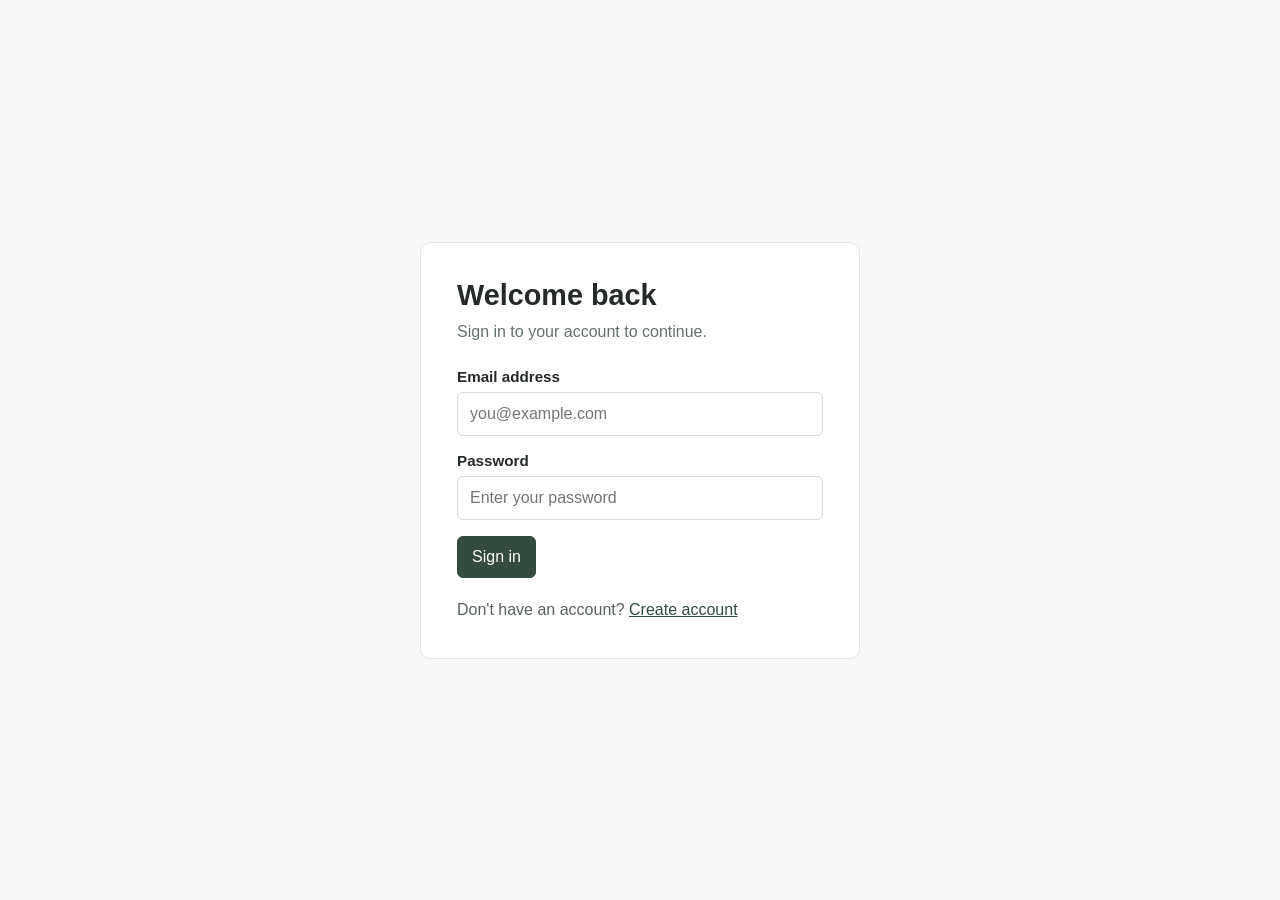
<file: index.html>
<!DOCTYPE html>
<html lang="en">
<head>
    <meta charset="UTF-8">
    <meta name="viewport" content="width=device-width, initial-scale=1.0">
    <title>Shop</title>
    <link rel="stylesheet" href="styles.css">
</head>
<body>
    <main class="projects-page">
        <header class="projects-header">
            <div><h1>Shop</h1><p id="welcome"></p></div>
            <nav class="projects-actions">
                <a class="projects-button projects-button-secondary" href="cart.html">Cart (<span id="cart-count">0</span>)</a>
                <a class="projects-button projects-button-secondary" href="wishlist.html">Wishlist (<span id="wishlist-count">0</span>)</a>
                <a class="projects-button projects-button-secondary" href="orders.html">My Orders</a>
                <button id="logout" class="projects-button" type="button" onclick="logout()">Logout</button>
            </nav>
        </header>

        <div class="projects-toolbar">
            <input id="search" class="shop-search" type="text" placeholder="Search products">
            <select id="category-filter" class="projects-filter shop-search">
                <option value="">All categories</option>
            </select>
        </div>
        <section id="products-container" class="card-grid" aria-label="Products"></section>
        <div id="cart-error" class="projects-error"></div>
    </main>

    <script src="main.js"></script>
    <script src="index.js"></script>
</body>
</html>
</file>
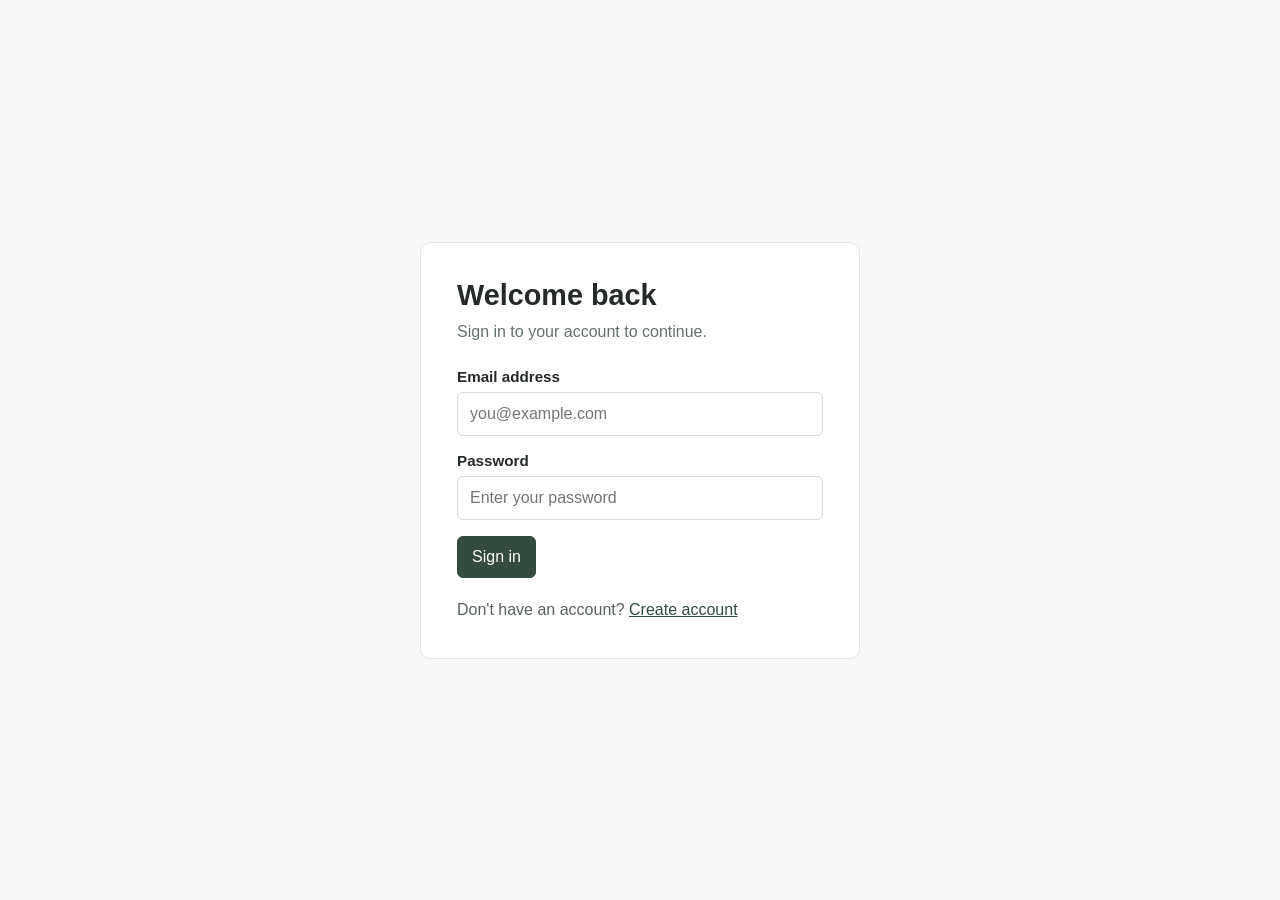
<file: cart.html>
<!DOCTYPE html>
<html lang="en">
<head>
    <meta charset="UTF-8">
    <meta name="viewport" content="width=device-width, initial-scale=1.0">
    <title>Your Cart</title>
    <link rel="stylesheet" href="styles.css">
</head>
<body>
    <main class="projects-page">
        <header class="projects-header">
            <div>
                <h1>Your Cart</h1>
                <p>Review your items before placing an order.</p>
            </div>
            <nav class="projects-actions">
                <a class="projects-button projects-button-secondary" href="index.html">Keep Shopping</a>
                <a class="projects-button projects-button-secondary" href="wishlist.html">Wishlist</a>
                <a class="projects-button projects-button-secondary" href="orders.html">My Orders</a>
                <button id="logout" class="projects-button" type="button">Logout</button>
            </nav>
        </header>
        <p id="cart-error" class="error-text" role="status" aria-live="polite"></p>
        <div id="cart-container"></div>
        <p id="order-message" class="form-message" role="status" aria-live="polite" hidden></p>
    </main>
    <script src="main.js"></script>
    <script src="cart.js"></script>
</body>
</html>
</file>
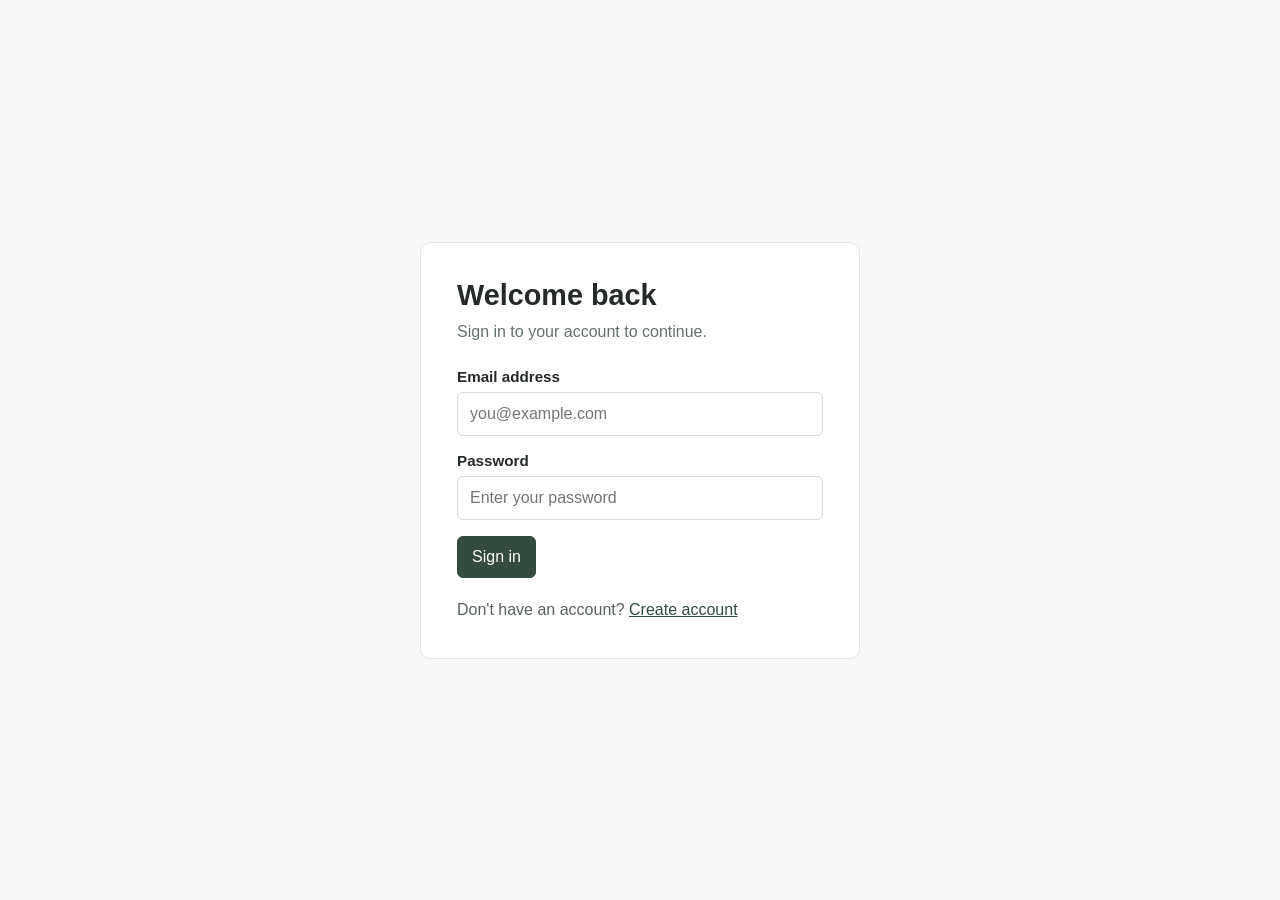
<file: login.html>
<!DOCTYPE html>
<html lang="en">
<head>
    <meta charset="UTF-8">
    <meta name="viewport" content="width=device-width, initial-scale=1.0">
    <title>Sign in</title>
    <link rel="stylesheet" href="styles.css">
</head>
<body>
    <main class="auth-page">
        <section class="auth-card">
            <h1>Welcome back</h1>
            <p class="intro">Sign in to your account to continue.</p>

            <form id="login-form">
                <div class="field">
                    <label for="email">Email address</label>
                    <input id="email" name="email" type="email" placeholder="you@example.com" autocomplete="email" required>
                </div>
                <div class="field">
                    <label for="password">Password</label>
                    <input id="password" name="password" type="password" placeholder="Enter your password" autocomplete="current-password" required>
                </div>
                <p class="form-message" id="form-message" role="alert" aria-live="polite" hidden></p>
                <button class="submit-button" type="submit">Sign in</button>
            </form>

            <p class="signup">Don't have an account? <a href="signup.html">Create account</a></p>
        </section>
    </main>
    <script src="main.js"></script>
    <script src="login.js"></script>
</body>
</html>
</file>
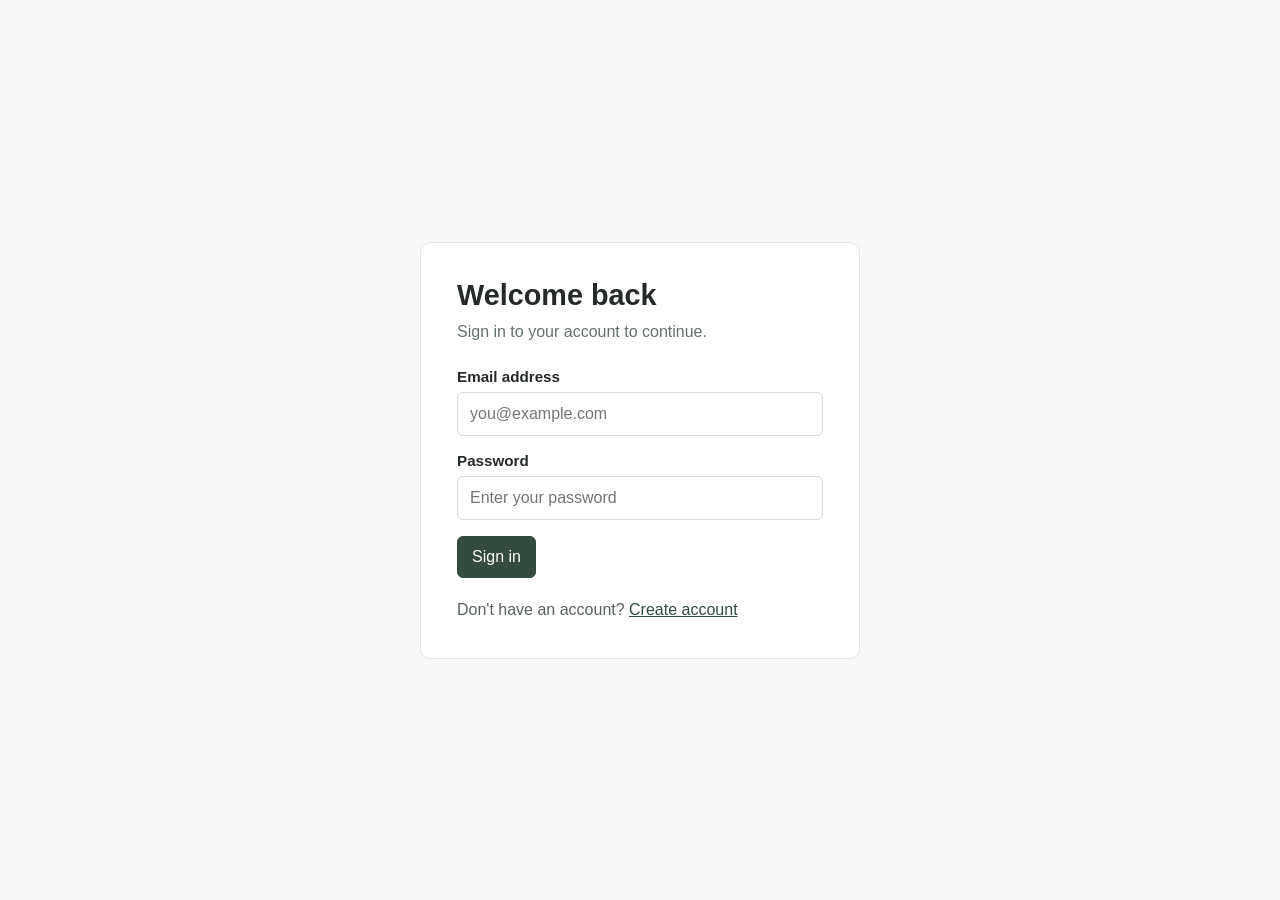
<file: orders.html>
<!DOCTYPE html>
<html lang="en">
<head>
    <meta charset="UTF-8">
    <meta name="viewport" content="width=device-width, initial-scale=1.0">
    <title>My Orders</title>
    <link rel="stylesheet" href="styles.css">
</head>
<body>
    <main class="projects-page">
        <header class="projects-header">
            <div>
                <h1>My Orders</h1>
                <p>Track the status of your orders.</p>
            </div>
            <nav class="projects-actions">
                <a class="projects-button projects-button-secondary" href="index.html">Shop</a>
                <a class="projects-button projects-button-secondary" href="cart.html">Cart</a>
                <button id="logout" class="projects-button" type="button">Logout</button>
            </nav>
        </header>
        <div id="orders-list"></div>
    </main>
    <script src="main.js"></script>
    <script src="paypal.js"></script>
    <script src="orders.js"></script>
</body>
</html>
</file>
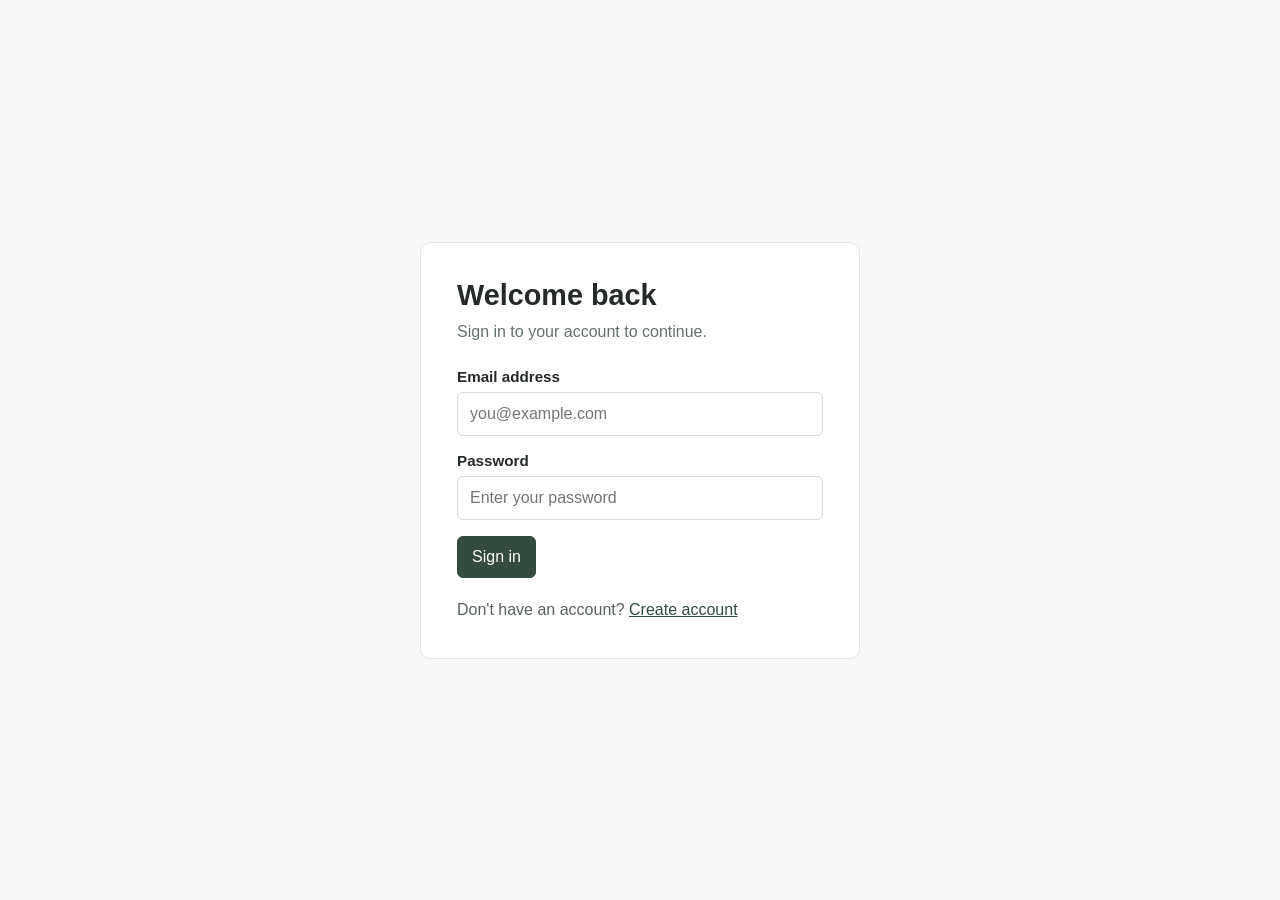
<file: product.html>
<!DOCTYPE html>
<html lang="en">
<head>
    <meta charset="UTF-8">
    <meta name="viewport" content="width=device-width, initial-scale=1.0">
    <title>Product details</title>
    <link rel="stylesheet" href="styles.css">
</head>
<body>
    <main class="projects-page">
        <header class="projects-header">
            <div>
                <h1>Product details</h1>
                <p>More about this product and what customers think.</p>
            </div>
            <nav class="projects-actions">
                <a class="projects-button projects-button-secondary" href="index.html">Shop</a>
                <a class="projects-button projects-button-secondary" href="cart.html">Cart (<span id="cart-count">0</span>)</a>
                <a class="projects-button projects-button-secondary" href="wishlist.html">Wishlist</a>
                <button id="logout" class="projects-button" type="button">Logout</button>
            </nav>
        </header>
        <p id="product-message" class="form-message" role="status" aria-live="polite" hidden></p>
        <section id="product-details"></section>
        <section id="reviews-section" class="reviews-page-section"></section>
    </main>
    <script src="main.js"></script>
    <script src="product-details.js"></script>
</body>
</html>
</file>
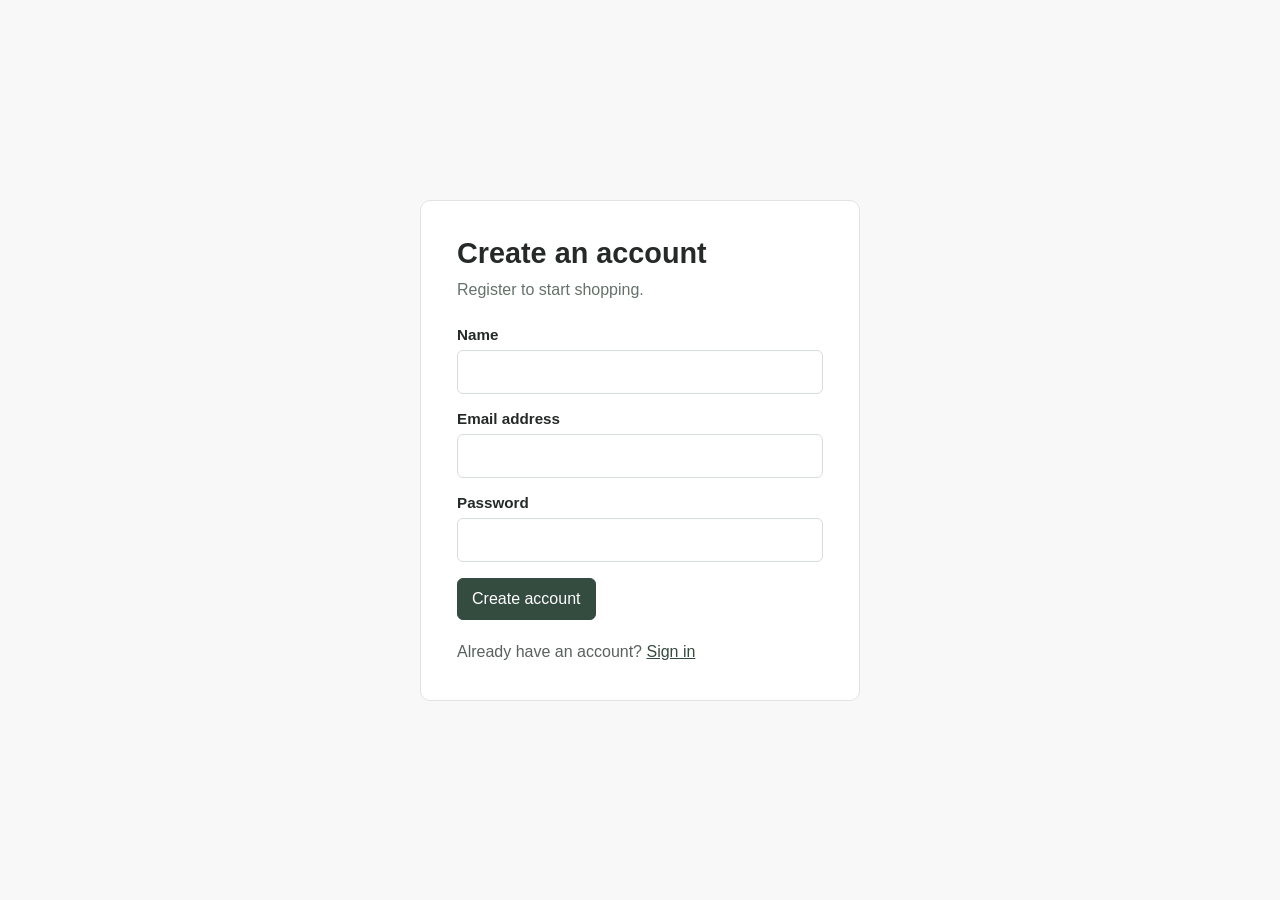
<file: signup.html>
<!DOCTYPE html>
<html lang="en">
<head>
    <meta charset="UTF-8">
    <meta name="viewport" content="width=device-width, initial-scale=1.0">
    <title>Create account</title>
    <link rel="stylesheet" href="styles.css">
</head>
<body>
    <main class="auth-page">
        <section class="auth-card">
            <h1>Create an account</h1>
            <p class="auth-description">Register to start shopping.</p>

            <form id="signup-form">
                <div class="field">
                    <label for="name">Name</label>
                    <input id="name" name="name" type="text" autocomplete="name" required>
                </div>
                <div class="field">
                    <label for="email">Email address</label>
                    <input id="email" name="email" type="email" autocomplete="email" required>
                </div>
                <div class="field">
                    <label for="password">Password</label>
                    <input id="password" name="password" type="password" autocomplete="new-password" minlength="8" required>
                </div>
                <p class="form-message" id="form-message" role="alert" aria-live="polite" hidden></p>
                <button class="submit-button" type="submit">Create account</button>
            </form>

            <p class="signup">Already have an account? <a href="login.html">Sign in</a></p>
        </section>
    </main>
    <script src="main.js"></script>
    <script src="signup.js"></script>
</body>
</html>
</file>
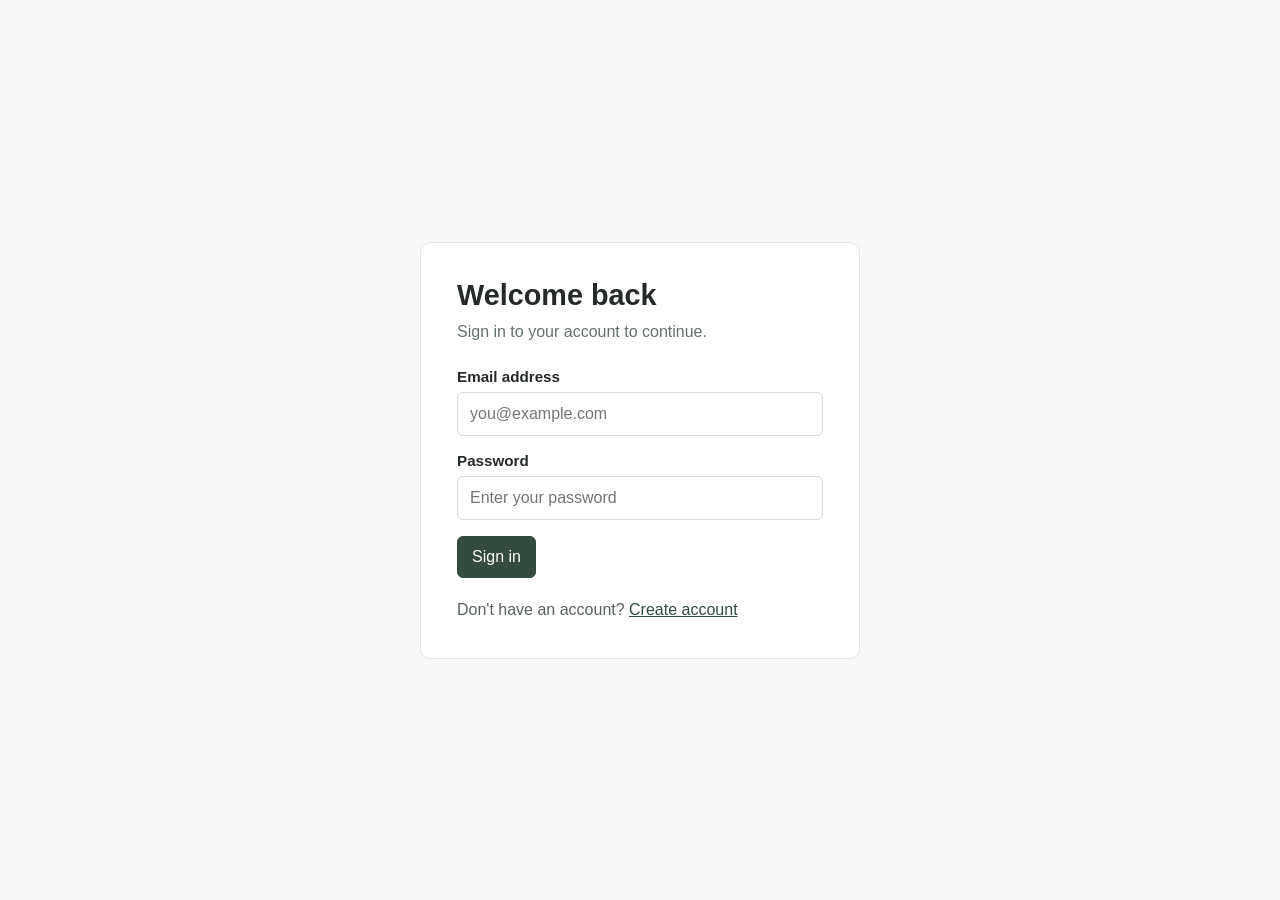
<file: wishlist.html>
<!DOCTYPE html>
<html lang="en">
<head>
    <meta charset="UTF-8">
    <meta name="viewport" content="width=device-width, initial-scale=1.0">
    <title>My Wishlist</title>
    <link rel="stylesheet" href="styles.css">
</head>
<body>
    <main class="projects-page">
        <header class="projects-header">
            <div>
                <h1>My Wishlist</h1>
                <p>Products you have saved for later.</p>
            </div>
            <nav class="projects-actions">
                <a class="projects-button projects-button-secondary" href="index.html">Shop</a>
                <a class="projects-button projects-button-secondary" href="cart.html">Cart</a>
                <button id="logout" class="projects-button" type="button">Logout</button>
            </nav>
        </header>
        <p id="wishlist-message" class="form-message" role="status" aria-live="polite" hidden></p>
        <div id="wishlist-list"></div>
    </main>
    <script src="main.js"></script>
    <script src="wishlist.js"></script>
</body>
</html>
</file>
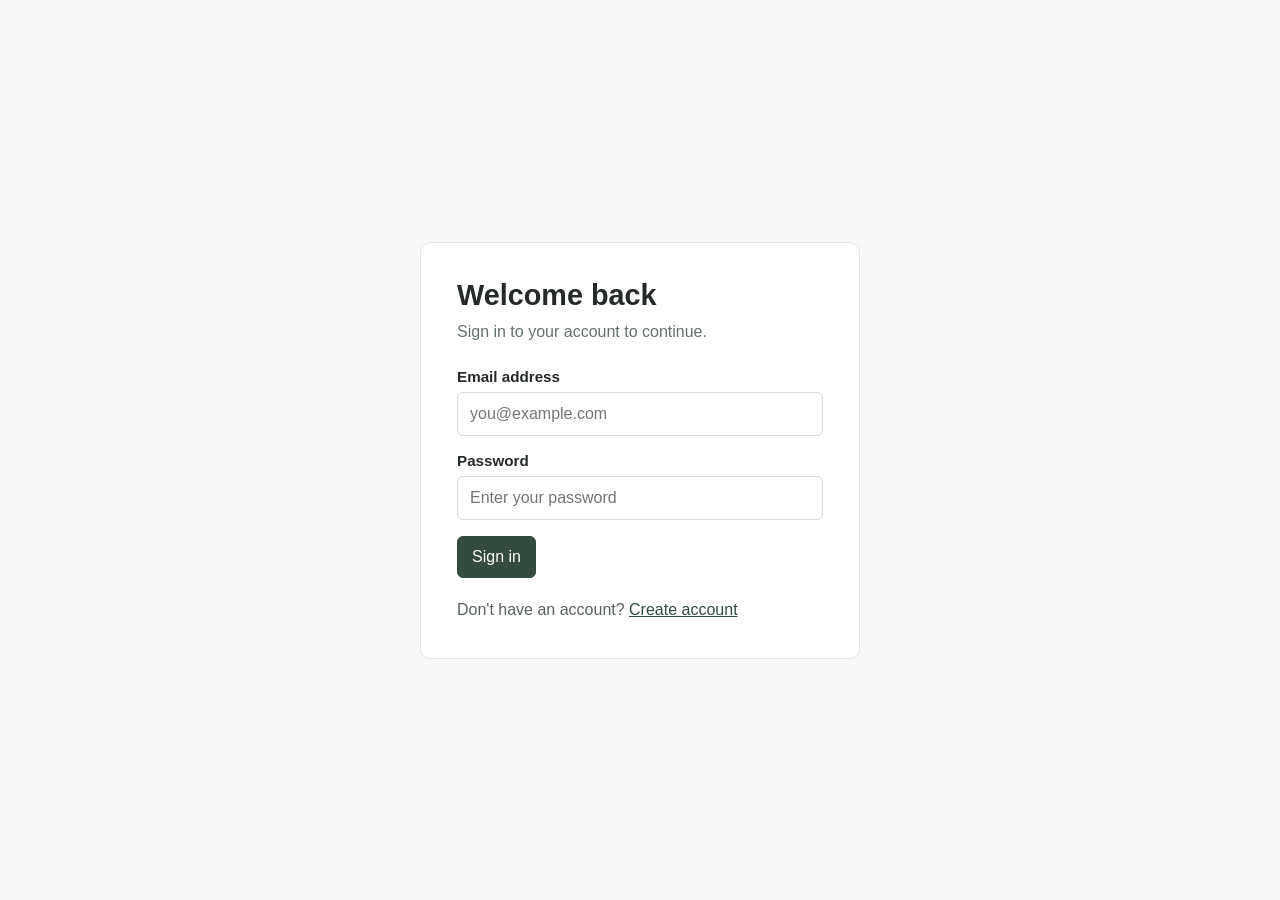
<file: admin/categories.html>
<!DOCTYPE html>
<html lang="en">
<head>
    <meta charset="UTF-8">
    <meta name="viewport" content="width=device-width, initial-scale=1.0">
    <title>Manage Categories</title>
    <link rel="stylesheet" href="../styles.css">
</head>
<body>
    <main class="projects-page">
        <header class="projects-header">
            <div>
                <h1>Categories</h1>
                <p>Add and edit the categories used by products.</p>
            </div>
            <nav class="projects-actions">
                <a class="projects-button projects-button-secondary" href="products.html">Products</a>
                <a class="projects-button projects-button-secondary" href="users.html">Users</a>
                <a class="projects-button projects-button-secondary" href="orders.html">Orders</a>
                <button id="logout" class="projects-button" type="button">Logout</button>
            </nav>
        </header>

        <form id="category-form">
            <input id="category-id" type="hidden">
            <div class="field">
                <label for="category-name">Category name</label>
                <input id="category-name" name="categoryName" type="text" maxlength="50" required>
            </div>
            <p id="category-message" class="form-message" role="alert" aria-live="polite" hidden></p>
            <button id="category-submit" class="submit-button" type="submit">Add category</button>
            <button id="cancel-edit" class="projects-button projects-button-secondary" type="button" hidden>Cancel edit</button>
        </form>

        <h2>Existing categories</h2>
        <div id="categories-list"></div>
    </main>
    <script src="../main.js"></script>
    <script src="category-service.js"></script>
    <script src="categories.js"></script>
</body>
</html>
</file>
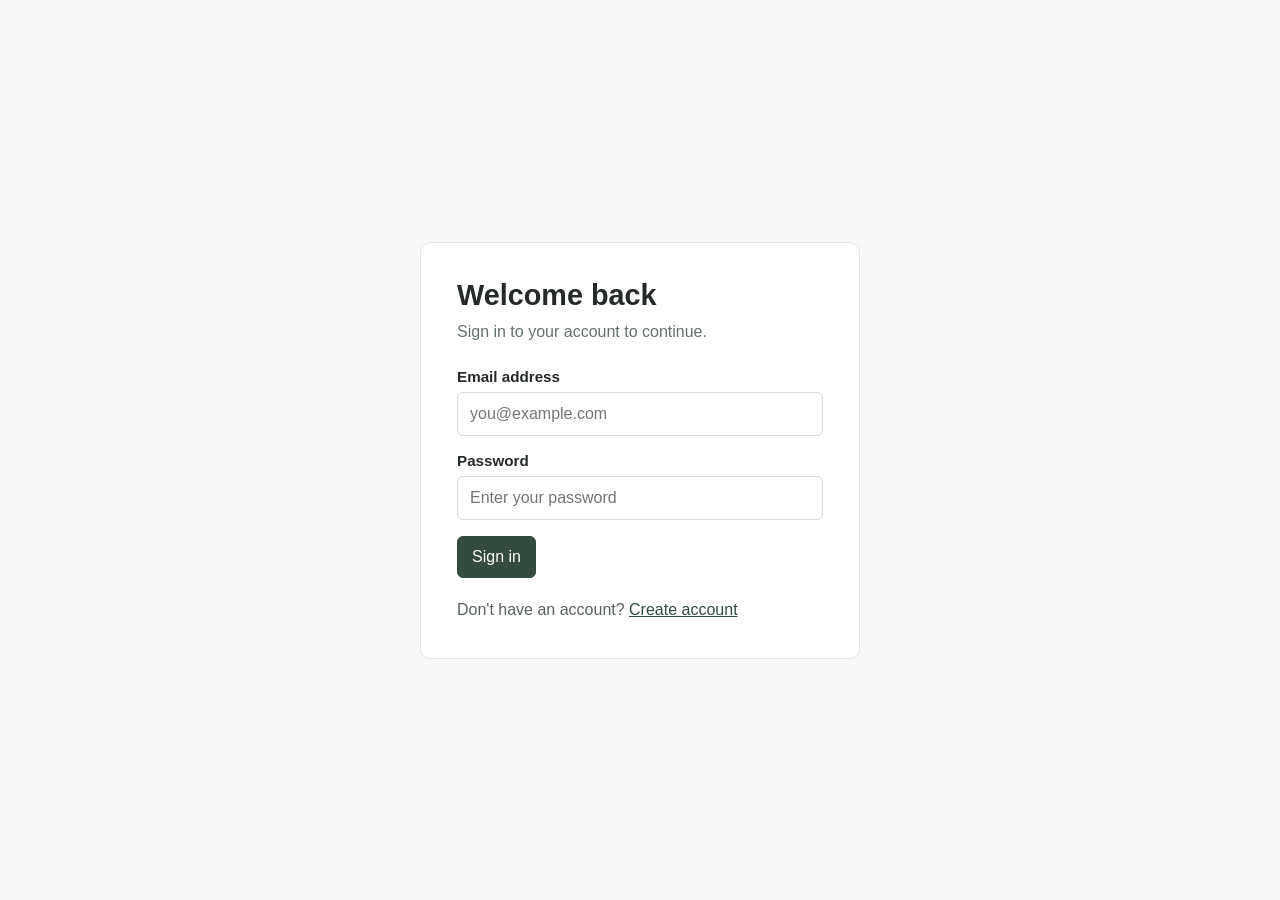
<file: admin/orders.html>
<!DOCTYPE html>
<html lang="en">
<head>
    <meta charset="UTF-8">
    <meta name="viewport" content="width=device-width, initial-scale=1.0">
    <title>Manage Orders</title>
    <link rel="stylesheet" href="../styles.css">
</head>
<body>
    <main class="projects-page">
        <header class="projects-header">
            <div>
                <h1>Orders</h1>
                <p>Review customer orders and confirm or reject pending orders.</p>
            </div>
            <nav class="projects-actions">
                <a class="projects-button projects-button-secondary" href="products.html">Products</a>
                <a class="projects-button projects-button-secondary" href="categories.html">Categories</a>
                <a class="projects-button projects-button-secondary" href="users.html">Users</a>
                <button id="logout" class="projects-button" type="button">Logout</button>
            </nav>
        </header>
        <div id="orders-list"></div>
    </main>
    <script src="../main.js"></script>
    <script src="orders.js"></script>
</body>
</html>
</file>
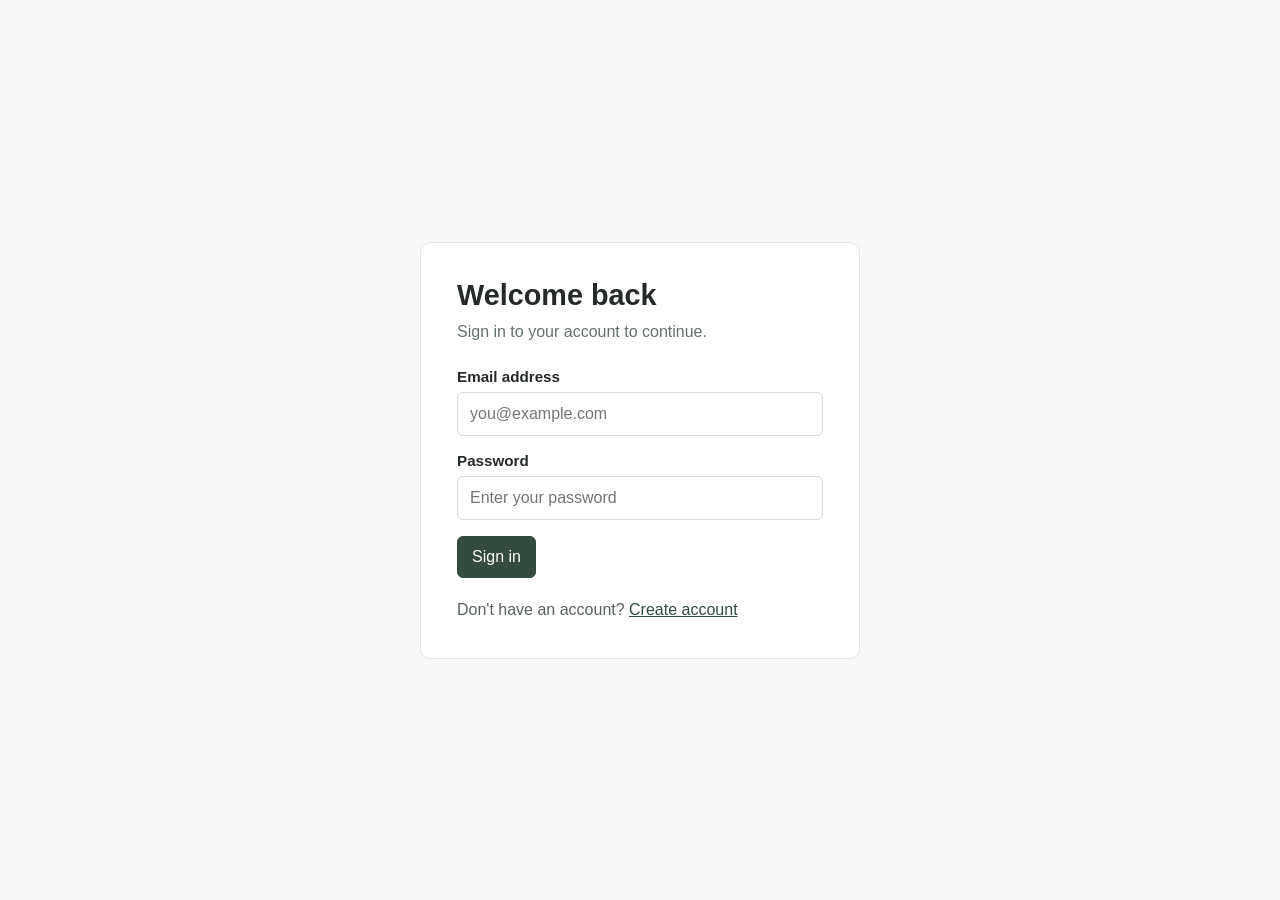
<file: admin/products.html>
<!DOCTYPE html>
<html lang="en">
<head>
    <meta charset="UTF-8">
    <meta name="viewport" content="width=device-width, initial-scale=1.0">
    <title>Manage Products</title>
    <link rel="stylesheet" href="../styles.css">
</head>
<body>
    <main class="projects-page">
        <header class="projects-header">
            <div>
                <h1>Products</h1>
                <p>Add, update, and remove store products.</p>
            </div>
            <nav class="projects-actions">
                <a class="projects-button projects-button-secondary" href="categories.html">Categories</a>
                <a class="projects-button projects-button-secondary" href="users.html">Users</a>
                <a class="projects-button projects-button-secondary" href="orders.html">Orders</a>
                <button id="logout" class="projects-button" type="button">Logout</button>
            </nav>
        </header>

        <form id="product-form" class="admin-form">
            <input id="product-id" type="hidden">
            <h2 id="product-form-title">Add product</h2>
            <div class="admin-form-grid">
                <div class="field">
                    <label for="product-name">Name</label>
                    <input id="product-name" name="name" maxlength="100" required>
                </div>
                <div class="field">
                    <label for="product-category">Category</label>
                    <select id="product-category" name="categoryId" required></select>
                </div>
                <div class="field admin-form-wide">
                    <label for="product-image">Product image</label>
                    <input id="product-image" type="file" accept="image/png,image/jpeg,image/webp,image/gif">
                    <small>PNG, JPEG, WebP, or GIF. Maximum 1 MB. The image is saved in your browser.</small>
                    <img id="product-image-preview" class="admin-product-image-preview" alt="Product image preview" hidden>
                </div>
                <div class="field">
                    <label for="product-price">Price</label>
                    <input id="product-price" name="price" type="number" min="0.01" step="0.01" required>
                </div>
                <div class="field">
                    <label for="product-stock">Available stock</label>
                    <input id="product-stock" name="stockQuantity" type="number" min="0" step="1" required>
                </div>
                <div class="field admin-form-wide">
                    <label for="product-description">Description</label>
                    <textarea id="product-description" name="description" rows="3" maxlength="500" required></textarea>
                </div>
            </div>
            <p id="product-message" class="form-message" role="alert" aria-live="polite" hidden></p>
            <button id="product-submit" class="submit-button" type="submit">Add product</button>
            <button id="product-cancel" class="projects-button projects-button-secondary" type="button" hidden>Cancel edit</button>
        </form>

        <h2>Store products</h2>
        <div id="products-list"></div>
    </main>
    <script src="../main.js"></script>
    <script src="product-service.js"></script>
    <script src="products.js"></script>
</body>
</html>
</file>
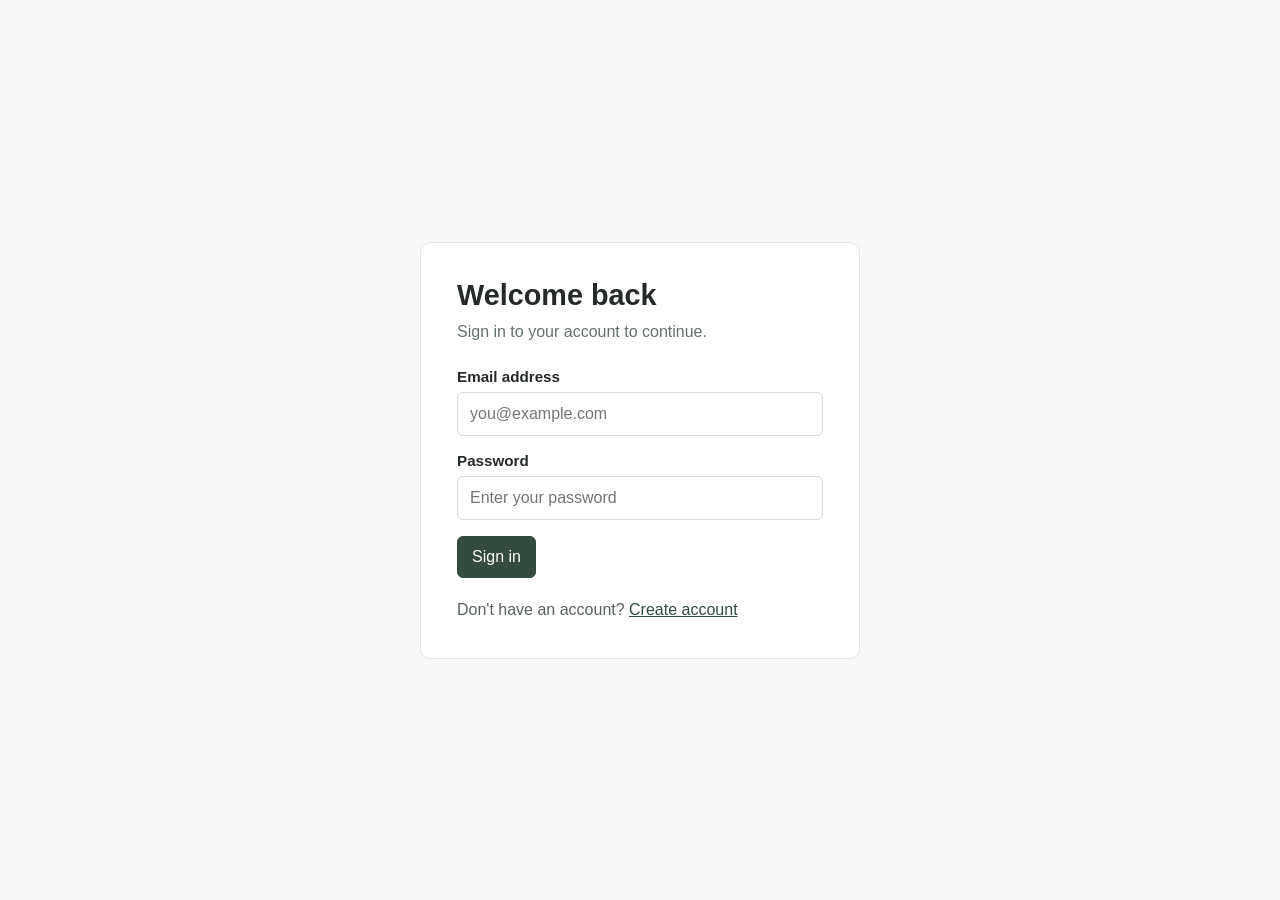
<file: admin/users.html>
<!DOCTYPE html>
<html lang="en">
<head>
    <meta charset="UTF-8">
    <meta name="viewport" content="width=device-width, initial-scale=1.0">
    <title>Manage Users</title>
    <link rel="stylesheet" href="../styles.css">
</head>
<body>
    <main class="projects-page">
        <header class="projects-header">
            <div>
                <h1>Users</h1>
                <p>Create and manage customer and admin accounts.</p>
            </div>
            <nav class="projects-actions">
                <a class="projects-button projects-button-secondary" href="products.html">Products</a>
                <a class="projects-button projects-button-secondary" href="categories.html">Categories</a>
                <a class="projects-button projects-button-secondary" href="orders.html">Orders</a>
                <button id="logout" class="projects-button" type="button">Logout</button>
            </nav>
        </header>

        <form id="user-form" class="admin-form">
            <input id="user-email-original" type="hidden">
            <h2 id="user-form-title">Add user</h2>
            <div class="admin-form-grid">
                <div class="field">
                    <label for="user-name">Name</label>
                    <input id="user-name" name="name" maxlength="100" required>
                </div>
                <div class="field">
                    <label for="user-email">Email</label>
                    <input id="user-email" name="email" type="email" required>
                </div>
                <div class="field">
                    <label for="user-password">Password</label>
                    <input id="user-password" name="password" type="password" minlength="8" required>
                </div>
                <div class="field">
                    <label for="user-role">Account type</label>
                    <select id="user-role" name="role" required>
                        <option value="user">Customer</option>
                        <option value="admin">Admin</option>
                    </select>
                </div>
            </div>
            <p id="user-message" class="form-message" role="alert" aria-live="polite" hidden></p>
            <button id="user-submit" class="submit-button" type="submit">Add user</button>
            <button id="user-cancel" class="projects-button projects-button-secondary" type="button" hidden>Cancel edit</button>
        </form>

        <h2>Accounts</h2>
        <div id="users-list"></div>
    </main>
    <script src="../main.js"></script>
    <script src="users-service.js"></script>
    <script src="users.js"></script>
</body>
</html>
</file>
<file: styles.css>
* {
    box-sizing: border-box;
}

:root {
    color-scheme: light;
    font-family: Arial, sans-serif;
    color: #252a28;
    background: #f7f8f7;
    font-synthesis: none;
}

body {
    min-height: 100vh;
    margin: 0;
    background: #f7f8f7;
    color: #252a28;
}

button,
input,
select,
textarea {
    font: inherit;
}

[hidden] {
    display: none !important;
}

a {
    color: #344b40;
}

a:focus-visible,
button:focus-visible,
input:focus-visible,
select:focus-visible {
    outline: 3px solid #9ab9a6;
    outline-offset: 2px;
}

.projects-page {
    width: min(100% - 32px, 1120px);
    margin: 40px auto;
}

.projects-header {
    display: flex;
    align-items: center;
    justify-content: space-between;
    gap: 20px;
    margin-bottom: 28px;
}

.projects-header h1 {
    margin: 0;
    font-size: clamp(1.6rem, 4vw, 2rem);
}

.projects-header p {
    margin: 8px 0 0;
    color: #65716b;
    line-height: 1.5;
}

.projects-actions {
    display: flex;
    flex-wrap: wrap;
    align-items: center;
    gap: 10px;
}

.projects-button,
.submit-button,
.projects-actions a {
    display: inline-flex;
    min-height: 42px;
    align-items: center;
    justify-content: center;
    border: 1px solid #344b40;
    border-radius: 6px;
    padding: 9px 14px;
    background: #344b40;
    color: #fff;
    font: inherit;
    line-height: 1.2;
    text-decoration: none;
    cursor: pointer;
}

.projects-button:hover,
.submit-button:hover,
.projects-actions a:hover {
    background: #26392f;
}

.projects-button-secondary,
.projects-actions a.projects-button-secondary {
    border-color: #d7ded9;
    background: #fff;
    color: #344b40;
}

.projects-button-secondary:hover,
.projects-actions a.projects-button-secondary:hover {
    background: #eef2ef;
}

button:disabled {
    opacity: 0.55;
    cursor: not-allowed;
}

.projects-toolbar {
    display: grid;
    grid-template-columns: minmax(0, 2fr) minmax(180px, 1fr);
    gap: 12px;
    margin-bottom: 24px;
}

.shop-search,
.projects-filter,
.field input {
    width: 100%;
    min-height: 44px;
    border: 1px solid #d7ded9;
    border-radius: 6px;
    padding: 10px 12px;
    background: #fff;
    color: #252a28;
}

.card-grid {
    display: grid;
    grid-template-columns: repeat(auto-fill, minmax(min(100%, 250px), 1fr));
    align-items: stretch;
    gap: 20px;
}

.product-card {
    display: flex;
    min-width: 0;
    flex-direction: column;
    overflow: hidden;
    border: 1px solid #e0e5e1;
    border-radius: 10px;
    background: #fff;
}

.product-card__image {
    display: block;
    width: 100%;
    aspect-ratio: 4 / 3;
    object-fit: cover;
    background: #e9f2f0;
}

.product-card__content {
    display: flex;
    flex: 1;
    flex-direction: column;
    padding: 18px;
}

.product-card__category {
    margin: 0 0 8px;
    color: #65716b;
    font-size: 0.8rem;
    font-weight: 700;
    letter-spacing: 0.06em;
    text-transform: uppercase;
}

.product-card h2 {
    margin: 0;
    font-size: 1.2rem;
    line-height: 1.35;
}

.product-card h2 a {
    color: inherit;
    text-decoration: none;
}

.product-card h2 a:hover {
    text-decoration: underline;
}

.product-card__description {
    flex: 1;
    margin: 10px 0;
    color: #59615d;
    line-height: 1.5;
}

.product-card__stock {
    margin: 0 0 16px;
    color: #65716b;
    font-size: 0.9rem;
}

.product-card__footer {
    display: flex;
    align-items: stretch;
    flex-direction: column;
    gap: 10px;
    margin-top: auto;
}

.product-card__actions {
    display: grid;
    grid-template-columns: repeat(2, minmax(0, 1fr));
    gap: 8px;
}

.product-card__reviews-link {
    margin-top: 12px;
    color: #65716b;
    font-size: 0.9rem;
    text-decoration: none;
}

.product-card__reviews-link:hover {
    color: #344b40;
    text-decoration: underline;
}

.product-card__price {
    margin: 0;
    font-size: 1.1rem;
    font-weight: 700;
    white-space: nowrap;
}

.product-card button {
    width: 100%;
    min-width: 0;
    min-height: 42px;
    border: 0;
    border-radius: 6px;
    padding: 8px 5px;
    background: #344b40;
    color: #fff;
    font: inherit;
    font-size: 0.85rem;
    cursor: pointer;
}

.product-card button:hover {
    background: #26392f;
}

.product-card button.projects-button-secondary {
    border: 1px solid #d7ded9;
    background: #fff;
    color: #344b40;
}

.product-card button.projects-button-secondary:hover {
    background: #eef2ef;
}

.product-card button:focus-visible {
    outline: 3px solid #9ab9a6;
    outline-offset: 3px;
}

.projects-empty,
.projects-error,
.error-text {
    color: #8a332c;
}

.projects-empty {
    grid-column: 1 / -1;
    border: 1px dashed #cbd4ce;
    border-radius: 8px;
    padding: 28px;
    color: #65716b;
    text-align: center;
}

.product-detail {
    display: grid;
    grid-template-columns: minmax(0, 1fr) minmax(0, 1fr);
    overflow: hidden;
    border: 1px solid #e0e5e1;
    border-radius: 10px;
    background: #fff;
}

.product-detail > img {
    display: block;
    width: 100%;
    height: 100%;
    min-height: 320px;
    object-fit: cover;
    background: #e9f2f0;
}

.product-detail__content {
    display: flex;
    flex-direction: column;
    align-items: flex-start;
    padding: clamp(22px, 4vw, 40px);
}

.product-detail__content h2 {
    margin: 0;
    font-size: clamp(1.5rem, 4vw, 2rem);
}

.product-detail__rating {
    margin: 10px 0;
    color: #65716b;
}

.product-detail__description {
    margin: 14px 0;
    color: #59615d;
    line-height: 1.6;
}

.product-detail__price {
    margin: auto 0 8px;
    font-size: 1.3rem;
    font-weight: 700;
}

.product-detail__actions {
    display: flex;
    flex-wrap: wrap;
    gap: 10px;
    margin-top: 12px;
}

.product-detail__actions .projects-button {
    min-width: 150px;
}

.reviews-page-section {
    max-width: 760px;
    margin: 40px auto 0;
}

.reviews-page-section > h2 {
    margin: 0 0 16px;
    font-size: 1.4rem;
}

.reviews-empty {
    color: #65716b;
}

.reviews-list {
    display: grid;
    gap: 10px;
}

.review-card,
.review-form {
    border: 1px solid #e0e5e1;
    border-radius: 8px;
    padding: 16px;
    background: #fff;
}

.review-card__header {
    display: flex;
    align-items: center;
    justify-content: space-between;
    gap: 12px;
}

.review-rating {
    color: #344b40;
    font-weight: 700;
}

.rating-stars {
    color: #b7791f;
    letter-spacing: 0.08em;
    white-space: nowrap;
}

.review-card p {
    margin: 12px 0 8px;
    line-height: 1.5;
}

.review-date {
    color: #65716b;
    font-size: 0.85rem;
}

.review-form {
    display: grid;
    gap: 14px;
    margin-top: 18px;
}

.review-form h3 {
    margin: 0;
}

.review-form label {
    display: grid;
    gap: 7px;
    font-weight: 700;
}

.review-form select {
    width: min(100%, 220px);
    min-height: 42px;
    border: 1px solid #d7ded9;
    border-radius: 6px;
    padding: 8px 10px;
    background: #fff;
}

.review-form .projects-button {
    justify-self: start;
}

.auth-page {
    display: grid;
    min-height: 100vh;
    place-items: center;
    padding: 24px 16px;
}

.auth-card {
    width: min(100%, 440px);
    border: 1px solid #e0e5e1;
    border-radius: 10px;
    padding: clamp(22px, 5vw, 36px);
    background: #fff;
}

.auth-card h1 {
    margin: 0;
    font-size: 1.8rem;
}

.intro,
.auth-description {
    margin: 8px 0 24px;
    color: #65716b;
    line-height: 1.5;
}

.field {
    display: grid;
    gap: 7px;
    margin-bottom: 16px;
}

.field textarea,
.product-review-form textarea,
.return-form textarea {
    width: 100%;
    border: 1px solid #d7ded9;
    border-radius: 6px;
    padding: 10px 12px;
    background: #fff;
    color: #252a28;
    resize: vertical;
}

.field label {
    font-size: 0.95rem;
    font-weight: 700;
}

.form-message {
    color: #8a332c;
    line-height: 1.45;
}

.signup {
    margin: 20px 0 0;
    color: #59615d;
    line-height: 1.5;
}

.cart-item {
    display: grid;
    grid-template-columns: minmax(0, 1fr) auto auto auto auto;
    align-items: center;
    gap: 12px;
    margin-bottom: 12px;
    border: 1px solid #e0e5e1;
    border-radius: 8px;
    padding: 16px;
    background: #fff;
}

.cart-item h2,
.cart-item p {
    margin: 0;
}

.cart-quantity {
    display: flex;
    align-items: center;
    gap: 10px;
}

.cart-quantity button {
    min-width: 42px;
    min-height: 42px;
    padding: 8px 12px;
}

.cart-quantity span {
    min-width: 72px;
    text-align: center;
}

.cart-item h2 {
    font-size: 1rem;
}

#cart-container > p:last-child {
    margin-top: 20px;
    font-size: 1.2rem;
    font-weight: 700;
    text-align: right;
}

.checkout-button {
    display: block;
    margin: 16px 0 0 auto;
}

.order-card {
    margin-bottom: 14px;
    border: 1px solid #e0e5e1;
    border-radius: 8px;
    padding: 18px;
    background: #fff;
}

.order-heading {
    display: flex;
    flex-wrap: wrap;
    align-items: center;
    justify-content: space-between;
    gap: 10px;
}

.order-heading h2 {
    margin: 0;
    overflow-wrap: anywhere;
    font-size: 1.1rem;
}

.order-status {
    border-radius: 999px;
    padding: 5px 10px;
    background: #eef2ef;
    color: #344b40;
    font-size: 0.9rem;
    font-weight: 700;
    text-transform: capitalize;
}

.order-status--rejected {
    background: #f8e9e7;
    color: #8a332c;
}

.order-date {
    margin: 10px 0;
    color: #65716b;
}

.order-item-list {
    margin: 12px 0;
    padding-left: 20px;
    line-height: 1.6;
}

.order-total {
    margin: 12px 0 0;
    font-weight: 700;
}

.payment-status {
    margin: 8px 0 0;
    color: #65716b;
    font-size: 0.9rem;
}

.payment-status--paid {
    color: #27643b;
    font-weight: 700;
}

.order-actions {
    display: flex;
    flex-wrap: wrap;
    gap: 10px;
    margin-top: 16px;
}

.admin-form {
    max-width: 760px;
    margin-bottom: 32px;
    border: 1px solid #e0e5e1;
    border-radius: 10px;
    padding: 20px;
    background: #fff;
}

.admin-form h2 {
    margin: 0 0 18px;
}

.admin-form-grid {
    display: grid;
    grid-template-columns: repeat(2, minmax(0, 1fr));
    gap: 0 16px;
}

.admin-form-wide {
    grid-column: 1 / -1;
}

.admin-product {
    display: grid;
    grid-template-columns: 88px minmax(0, 1fr) auto;
    align-items: center;
    gap: 16px;
    margin-bottom: 12px;
    border: 1px solid #e0e5e1;
    border-radius: 8px;
    padding: 12px;
    background: #fff;
}

.admin-product > img {
    width: 88px;
    aspect-ratio: 4 / 3;
    border-radius: 5px;
    object-fit: cover;
}

.admin-product h3,
.admin-product p {
    margin: 0;
}

.admin-product p {
    margin-top: 6px;
    color: #65716b;
}

.admin-row-actions {
    display: flex;
    flex-wrap: wrap;
    gap: 8px;
}

.product-reviews {
    margin-top: 16px;
    border-top: 1px solid #e0e5e1;
    padding-top: 12px;
}

.product-reviews summary {
    color: #344b40;
    font-weight: 700;
    cursor: pointer;
}

.product-reviews__list {
    color: #59615d;
    font-size: 0.9rem;
    line-height: 1.5;
}

.product-review-form,
.return-form {
    display: grid;
    gap: 10px;
    margin-top: 12px;
}

.product-review-form label,
.return-form label {
    display: grid;
    gap: 6px;
    font-weight: 700;
}

.product-review-form select {
    min-height: 40px;
    border: 1px solid #d7ded9;
    border-radius: 6px;
    padding: 8px 10px;
    background: #fff;
}

.product-review-form .projects-button,
.return-form .projects-button {
    justify-self: start;
}

.return-status,
.return-note {
    line-height: 1.5;
}

.return-note {
    color: #65716b;
    font-size: 0.9rem;
}

.paypal-payment {
    margin-top: 16px;
}

.paypal-payment p {
    color: #65716b;
    font-size: 0.9rem;
}

.wishlist-item {
    display: grid;
    grid-template-columns: 88px minmax(0, 1fr) auto;
    align-items: center;
    gap: 16px;
    margin-bottom: 12px;
    border: 1px solid #e0e5e1;
    border-radius: 8px;
    padding: 12px;
    background: #fff;
}

.wishlist-item img {
    width: 88px;
    aspect-ratio: 4 / 3;
    border-radius: 5px;
    object-fit: cover;
}

.wishlist-item h2,
.wishlist-item p {
    margin: 0;
}

.wishlist-item h2 {
    font-size: 1rem;
}

.wishlist-item p {
    margin-top: 6px;
    color: #65716b;
}

.wishlist-item__actions {
    display: flex;
    flex-wrap: wrap;
    justify-content: flex-end;
    gap: 8px;
}

.wishlist-quantity {
    display: flex;
    align-items: center;
    gap: 6px;
}

.wishlist-quantity span {
    min-width: 24px;
    text-align: center;
}

.wishlist-quantity .projects-button {
    min-width: 40px;
    min-height: 40px;
    padding: 6px 10px;
    font-size: 1rem;
}

.wishlist-item__actions .projects-button {
    min-width: 0;
    padding-inline: 10px;
    font-size: 0.9rem;
}

#category-form {
    max-width: 560px;
    margin-bottom: 32px;
    border: 1px solid #e0e5e1;
    border-radius: 10px;
    padding: 20px;
    background: #fff;
}

#category-form h2,
.projects-page > h2 {
    margin-top: 0;
}

.category-row {
    display: flex;
    flex-wrap: wrap;
    align-items: center;
    gap: 10px;
    margin-bottom: 10px;
    border: 1px solid #e0e5e1;
    border-radius: 8px;
    padding: 12px;
    background: #fff;
}

.category-row span {
    flex: 1;
    min-width: 150px;
    font-weight: 700;
}

.admin-product-image-preview {
    width: min(100%, 220px);
    max-height: 160px;
    border: 1px solid #e0e5e1;
    border-radius: 6px;
    object-fit: contain;
    object-position: left center;
}

@media (max-width: 640px) {
    .projects-page {
        width: min(100% - 24px, 520px);
        margin: 24px auto;
    }

    .projects-header {
        align-items: flex-start;
        flex-direction: column;
        gap: 16px;
        margin-bottom: 20px;
    }

    .projects-actions {
        width: 100%;
    }

    .projects-actions > * {
        flex: 1 1 auto;
    }

    .projects-toolbar {
        grid-template-columns: 1fr;
    }

    .product-detail {
        grid-template-columns: 1fr;
    }

    .product-detail > img {
        height: auto;
        min-height: 0;
        aspect-ratio: 4 / 3;
    }

    .product-detail__price {
        margin-top: 12px;
    }

    .card-grid {
        grid-template-columns: repeat(auto-fill, minmax(min(100%, 220px), 1fr));
        gap: 14px;
    }

    .cart-item {
        grid-template-columns: minmax(0, 1fr) auto;
        gap: 10px;
    }

    .cart-item h2,
    .cart-item > p:first-of-type,
    .cart-quantity {
        grid-column: 1 / -1;
    }

    .cart-quantity {
        justify-content: flex-start;
    }

    .cart-item > p:nth-of-type(2) {
        grid-column: 1;
    }

    .wishlist-item {
        grid-template-columns: 64px minmax(0, 1fr);
        gap: 12px;
    }

    .wishlist-item img {
        width: 64px;
    }

    .wishlist-item__actions {
        grid-column: 1 / -1;
        justify-content: stretch;
    }

    .wishlist-item__actions > .projects-button {
        flex: 1 1 auto;
    }

    .admin-form-grid {
        grid-template-columns: 1fr;
    }

    .admin-form-wide {
        grid-column: auto;
    }

    .admin-product {
        grid-template-columns: 64px minmax(0, 1fr);
        gap: 12px;
    }

    .admin-product > img {
        width: 64px;
    }

    .admin-row-actions {
        grid-column: 1 / -1;
    }
}

@media (max-width: 380px) {
    .category-row span {
        flex-basis: 100%;
    }
}
</file>
